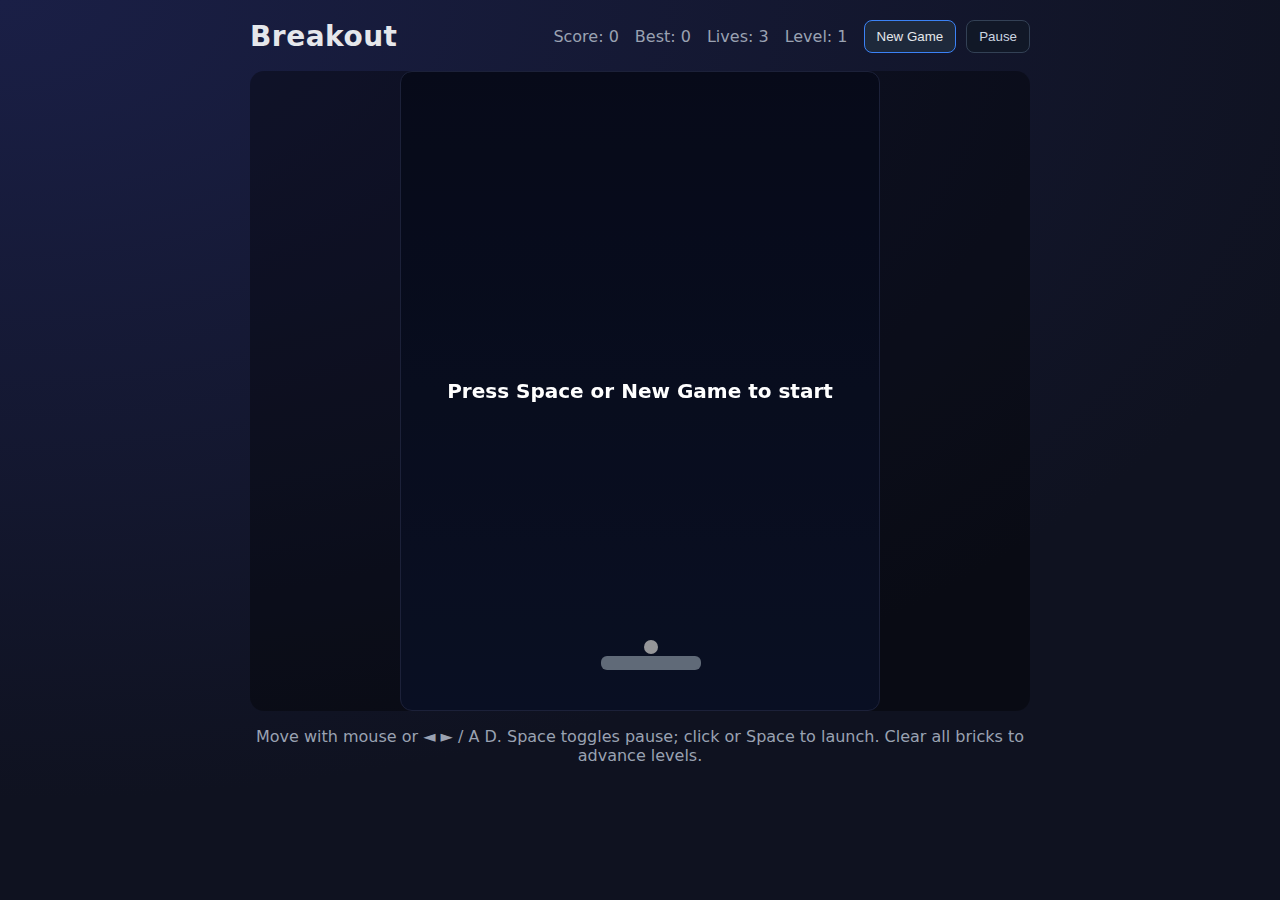
<file: breakout/index.html>
<!doctype html>
<html lang="en">
  <head>
    <meta charset="utf-8" />
    <meta name="viewport" content="width=device-width, initial-scale=1" />
    <title>Breakout</title>
    <link rel="stylesheet" href="style.css" />
  </head>
  <body>
    <main class="app">
      <header class="topbar">
        <h1>Breakout</h1>
        <div class="stats">
          <div>Score: <span id="score">0</span></div>
          <div>Best: <span id="best">0</span></div>
          <div>Lives: <span id="lives">3</span></div>
          <div>Level: <span id="level">1</span></div>
        </div>
        <div class="actions">
          <button id="newGameBtn" class="primary">New Game</button>
          <button id="pauseBtn" class="secondary">Pause</button>
        </div>
      </header>

      <section class="board-wrap">
        <canvas id="board" width="480" height="640" aria-label="Breakout game" role="img"></canvas>
        <div id="overlay" class="overlay" aria-live="polite"></div>
      </section>

      <footer class="help">
        <p>
          Move with mouse or ◄ ► / A D. Space toggles pause; click or Space to
          launch. Clear all bricks to advance levels.
        </p>
      </footer>
    </main>

    <script src="main.js"></script>
  </body>
  </html>
</file>
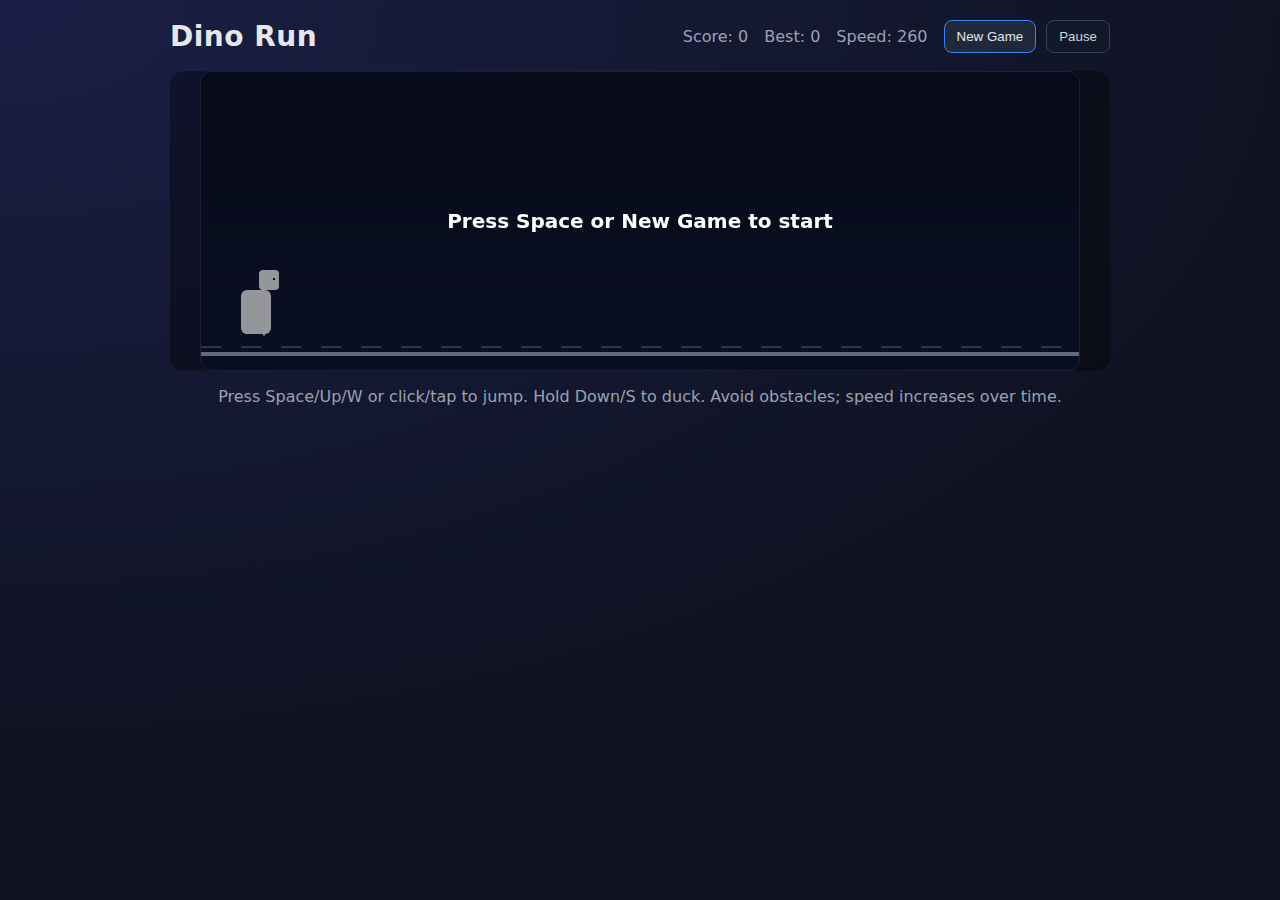
<file: dino/index.html>
<!doctype html>
<html lang="en">
  <head>
    <meta charset="utf-8" />
    <meta name="viewport" content="width=device-width, initial-scale=1" />
    <title>Dino Run</title>
    <link rel="stylesheet" href="style.css" />
  </head>
  <body>
    <main class="app">
      <header class="topbar">
        <h1>Dino Run</h1>
        <div class="stats">
          <div>Score: <span id="score">0</span></div>
          <div>Best: <span id="best">0</span></div>
          <div>Speed: <span id="speed">0</span></div>
        </div>
        <div class="actions">
          <button id="newGameBtn" class="primary">New Game</button>
          <button id="pauseBtn" class="secondary">Pause</button>
        </div>
      </header>

      <section class="board-wrap">
        <canvas id="board" width="720" height="240" aria-label="Dino runner" role="img"></canvas>
        <div id="overlay" class="overlay" aria-live="polite"></div>
      </section>

      <footer class="help">
        <p>
          Press Space/Up/W or click/tap to jump. Hold Down/S to duck. Avoid obstacles; speed increases over time.
        </p>
      </footer>
    </main>

    <script src="main.js"></script>
  </body>
  </html>
</file>
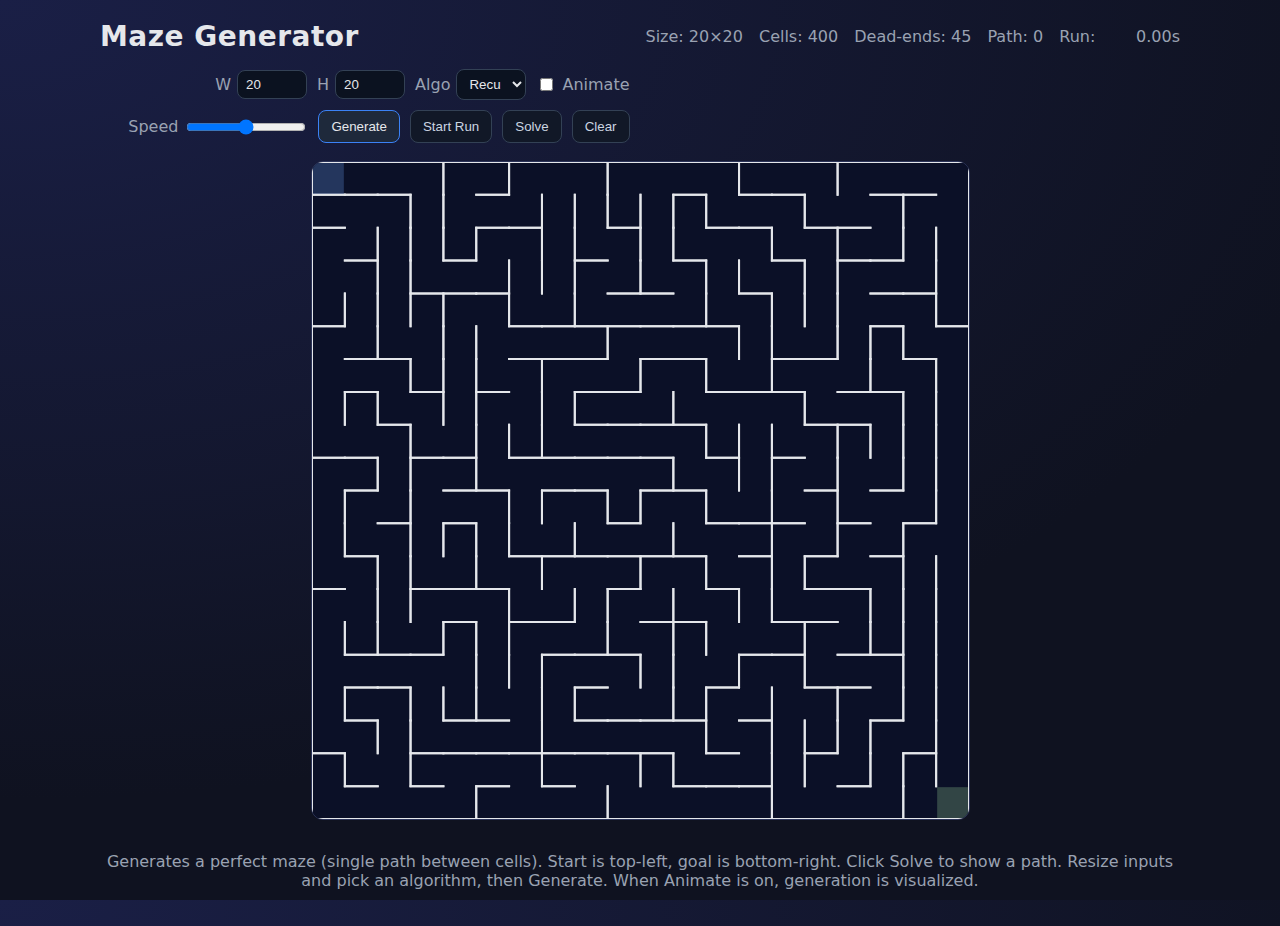
<file: maze/index.html>
<!doctype html>
<html lang="en">
  <head>
    <meta charset="utf-8" />
    <meta name="viewport" content="width=device-width, initial-scale=1" />
    <title>Maze Generator</title>
    <link rel="stylesheet" href="style.css" />
  </head>
  <body>
    <main class="app">
      <header class="topbar">
        <h1>Maze Generator</h1>
        <div class="stats">
          <div>Size: <span id="sizeStat">20×20</span></div>
          <div>Cells: <span id="cellsStat">400</span></div>
          <div>Dead‑ends: <span id="deadEndsStat">0</span></div>
          <div>Path: <span id="pathLenStat">0</span></div>
          <div>Run: <span id="runTime">0.00</span>s</div>
        </div>
        <div class="actions">
          <label class="ctrl"><span>W</span><input type="number" id="widthInp" value="20" min="5" max="200" /></label>
          <label class="ctrl"><span>H</span><input type="number" id="heightInp" value="20" min="5" max="200" /></label>
          <label class="ctrl">
            <span>Algo</span>
            <select id="algoSel">
              <option value="backtracker">Recursive Backtracker</option>
              <option value="prim">Prim’s (randomized)</option>
            </select>
          </label>
          <label class="ctrl"><input type="checkbox" id="animateChk" /> <span>Animate</span></label>
          <label class="ctrl"><span>Speed</span><input type="range" id="speedRange" min="1" max="60" value="30" /></label>
          <button id="genBtn" class="primary">Generate</button>
          <button id="startRunBtn" class="secondary">Start Run</button>
          <button id="solveBtn" class="secondary">Solve</button>
          <button id="clearBtn" class="secondary">Clear</button>
          <!-- <button id="downloadBtn" class="secondary">Download PNG</button> -->
        </div>
      </header>

      <section class="board-wrap">
        <canvas id="board" width="720" height="720" aria-label="Maze" role="img"></canvas>
        <div id="overlay" class="overlay hidden" aria-live="polite"></div>
      </section>

      <footer class="help">
        <p>
          Generates a perfect maze (single path between cells). Start is top‑left, goal is bottom‑right. Click Solve to show a path. Resize inputs and pick an algorithm, then Generate. When Animate is on, generation is visualized.
        </p>
      </footer>
    </main>

    <script src="main.js"></script>
  </body>
  </html>
</file>
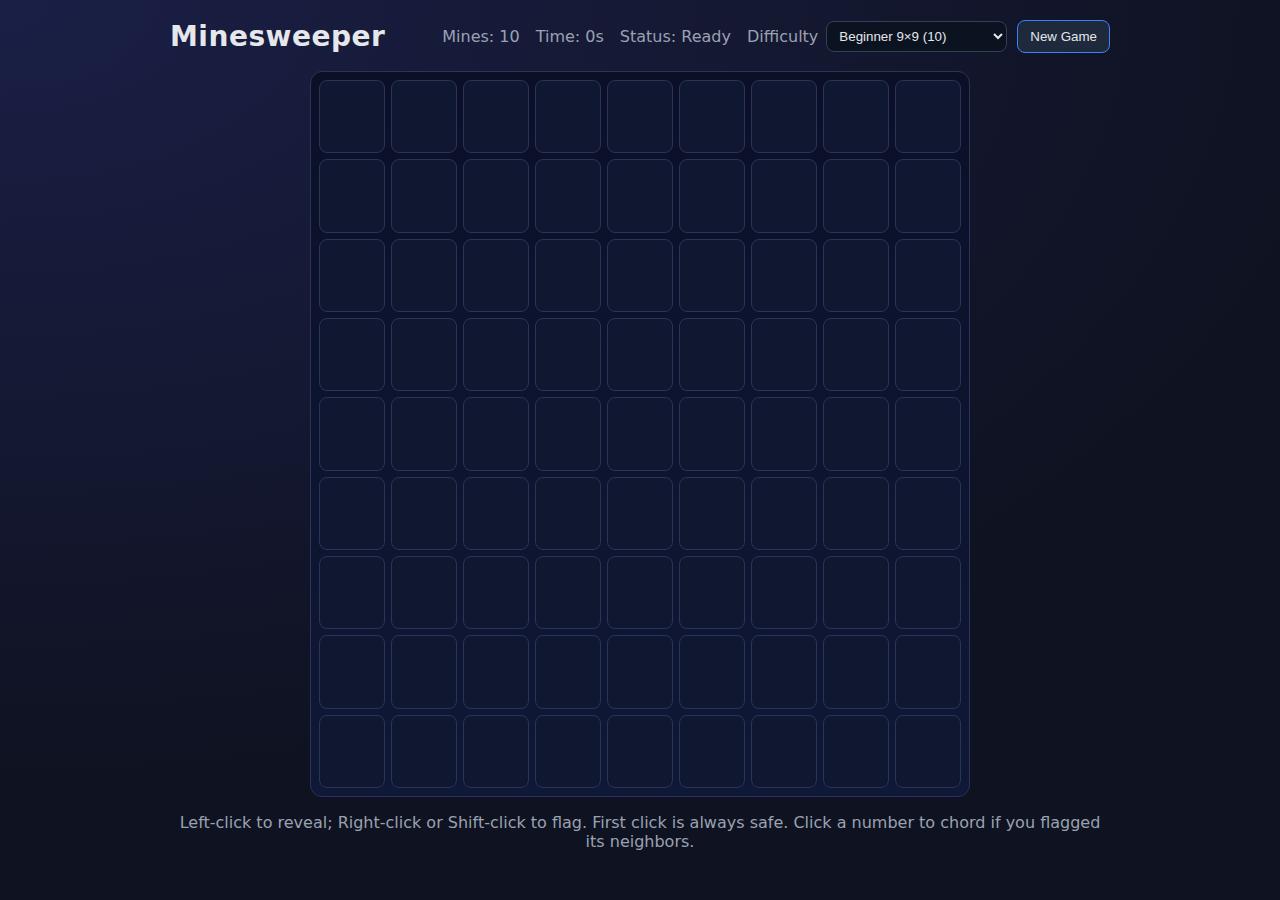
<file: minesweeper/index.html>
<!doctype html>
<html lang="en">
  <head>
    <meta charset="utf-8" />
    <meta name="viewport" content="width=device-width, initial-scale=1" />
    <title>Minesweeper</title>
    <link rel="stylesheet" href="style.css" />
  </head>
  <body>
    <main class="app">
      <header class="topbar">
        <h1>Minesweeper</h1>
        <div class="stats">
          <div>Mines: <span id="minesLeft">0</span></div>
          <div>Time: <span id="time">0</span>s</div>
          <div>Status: <span id="status">Ready</span></div>
        </div>
        <div class="actions">
          <label class="select">
            <span>Difficulty</span>
            <select id="difficulty">
              <option value="beginner">Beginner 9×9 (10)</option>
              <option value="intermediate">Intermediate 16×16 (40)</option>
              <option value="expert">Expert 30×16 (99)</option>
            </select>
          </label>
          <button id="newGameBtn" class="primary">New Game</button>
        </div>
      </header>

      <section class="board-wrap">
        <div id="board" class="board" role="grid" aria-label="Minesweeper board"></div>
        <div id="overlay" class="overlay hidden" aria-live="polite"></div>
      </section>

      <footer class="help">
        <p>
          Left‑click to reveal; Right‑click or Shift‑click to flag. First click is always safe. Click a number to chord if you flagged its neighbors.
        </p>
      </footer>
    </main>

    <script src="main.js"></script>
  </body>
  </html>
</file>
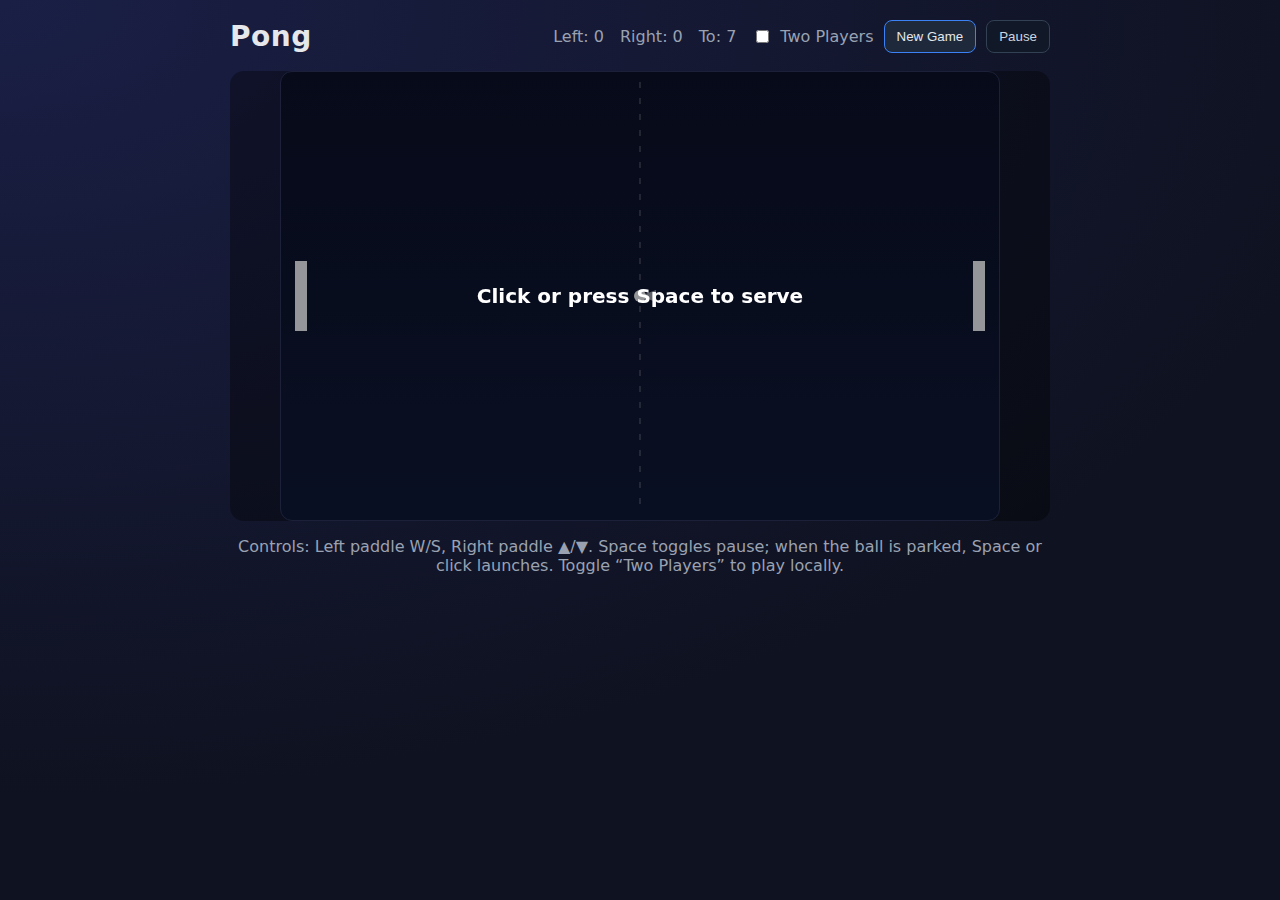
<file: pong/index.html>
<!doctype html>
<html lang="en">
  <head>
    <meta charset="utf-8" />
    <meta name="viewport" content="width=device-width, initial-scale=1" />
    <title>Pong</title>
    <link rel="stylesheet" href="style.css" />
  </head>
  <body>
    <main class="app">
      <header class="topbar">
        <h1>Pong</h1>
        <div class="stats">
          <div>Left: <span id="leftScore">0</span></div>
          <div>Right: <span id="rightScore">0</span></div>
          <div>To: <span id="playTo">7</span></div>
        </div>
        <div class="actions">
          <label class="toggle"><input type="checkbox" id="twoPlayer" /> <span>Two Players</span></label>
          <button id="newGameBtn" class="primary">New Game</button>
          <button id="pauseBtn" class="secondary">Pause</button>
        </div>
      </header>

      <section class="board-wrap">
        <canvas id="board" width="640" height="400" aria-label="Pong" role="img"></canvas>
        <div id="overlay" class="overlay hidden" aria-live="polite"></div>
      </section>

      <footer class="help">
        <p>
          Controls: Left paddle W/S, Right paddle ▲/▼. Space toggles pause; when the ball is parked, Space or click launches. Toggle “Two Players” to play locally.
        </p>
      </footer>
    </main>

    <script src="main.js"></script>
  </body>
  </html>
</file>
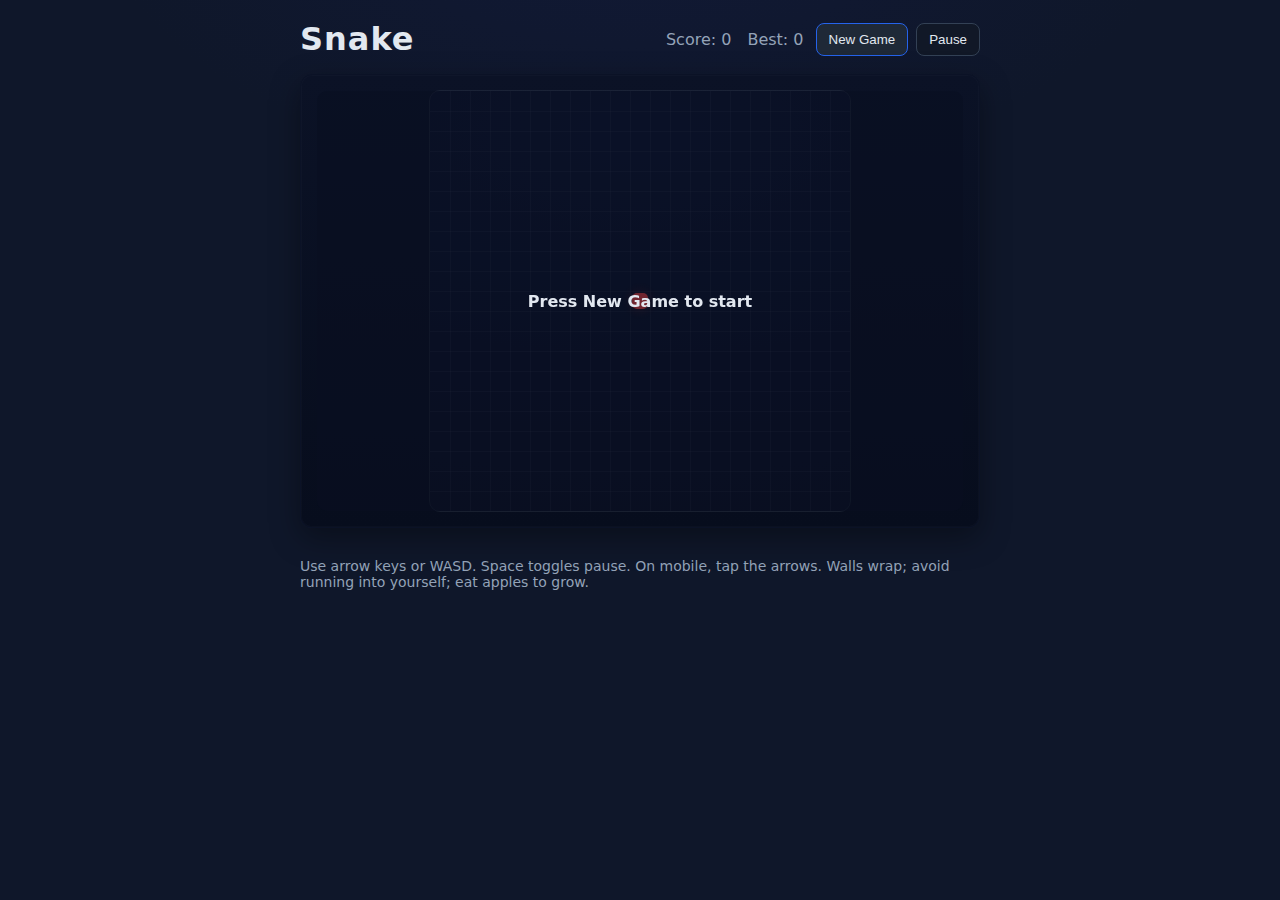
<file: snake/index.html>
<!doctype html>
<html lang="en">
  <head>
    <meta charset="utf-8" />
    <meta name="viewport" content="width=device-width, initial-scale=1" />
    <title>Snake</title>
    <link rel="stylesheet" href="style.css" />
  </head>
  <body>
    <main class="app">
      <header class="topbar">
        <h1>Snake</h1>
        <div class="stats">
          <div>Score: <span id="score">0</span></div>
          <div>Best: <span id="best">0</span></div>
        </div>
        <div class="actions">
          <button id="newGameBtn" class="primary">New Game</button>
          <button id="pauseBtn" class="secondary">Pause</button>
        </div>
      </header>

      <section class="board-wrap">
        <canvas id="board" width="420" height="420" aria-label="Snake game board" role="img"></canvas>
        <div id="overlay" class="overlay hidden" aria-live="polite"></div>
      </section>

      <section class="mobile-controls" aria-label="Mobile controls">
        <button class="control up" data-dir="up" aria-label="Move up">▲</button>
        <button class="control left" data-dir="left" aria-label="Move left">◄</button>
        <button class="control right" data-dir="right" aria-label="Move right">►</button>
        <button class="control down" data-dir="down" aria-label="Move down">▼</button>
      </section>

      <footer class="help">
        <p>
          Use arrow keys or WASD. Space toggles pause. On mobile, tap the
          arrows. Walls wrap; avoid running into yourself; eat apples to grow.
        </p>
      </footer>
    </main>

    <script src="main.js"></script>
  </body>
  </html>
</file>
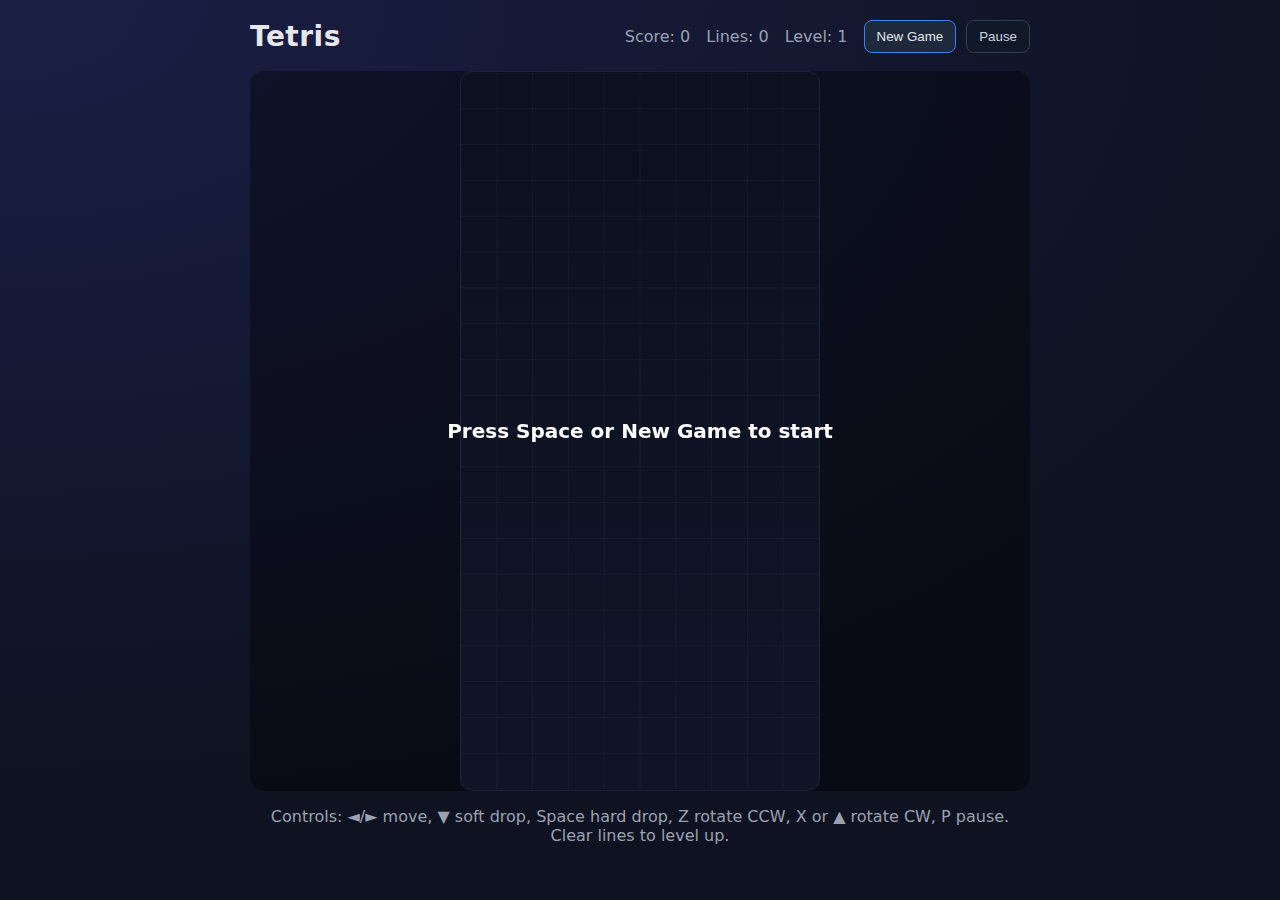
<file: tetris/index.html>
<!doctype html>
<html lang="en">
  <head>
    <meta charset="utf-8" />
    <meta name="viewport" content="width=device-width, initial-scale=1" />
    <title>Tetris</title>
    <link rel="stylesheet" href="style.css" />
  </head>
  <body>
    <main class="app">
      <header class="topbar">
        <h1>Tetris</h1>
        <div class="stats">
          <div>Score: <span id="score">0</span></div>
          <div>Lines: <span id="lines">0</span></div>
          <div>Level: <span id="level">1</span></div>
        </div>
        <div class="actions">
          <button id="newGameBtn" class="primary">New Game</button>
          <button id="pauseBtn" class="secondary">Pause</button>
        </div>
      </header>

      <section class="board-wrap">
        <canvas id="board" width="360" height="720" aria-label="Tetris" role="img"></canvas>
        <div id="overlay" class="overlay hidden" aria-live="polite"></div>
      </section>

      <footer class="help">
        <p>
          Controls: ◄/► move, ▼ soft drop, Space hard drop, Z rotate CCW, X or ▲ rotate CW, P pause. Clear lines to level up.
        </p>
      </footer>
    </main>

    <script src="main.js"></script>
  </body>
  </html>
</file>
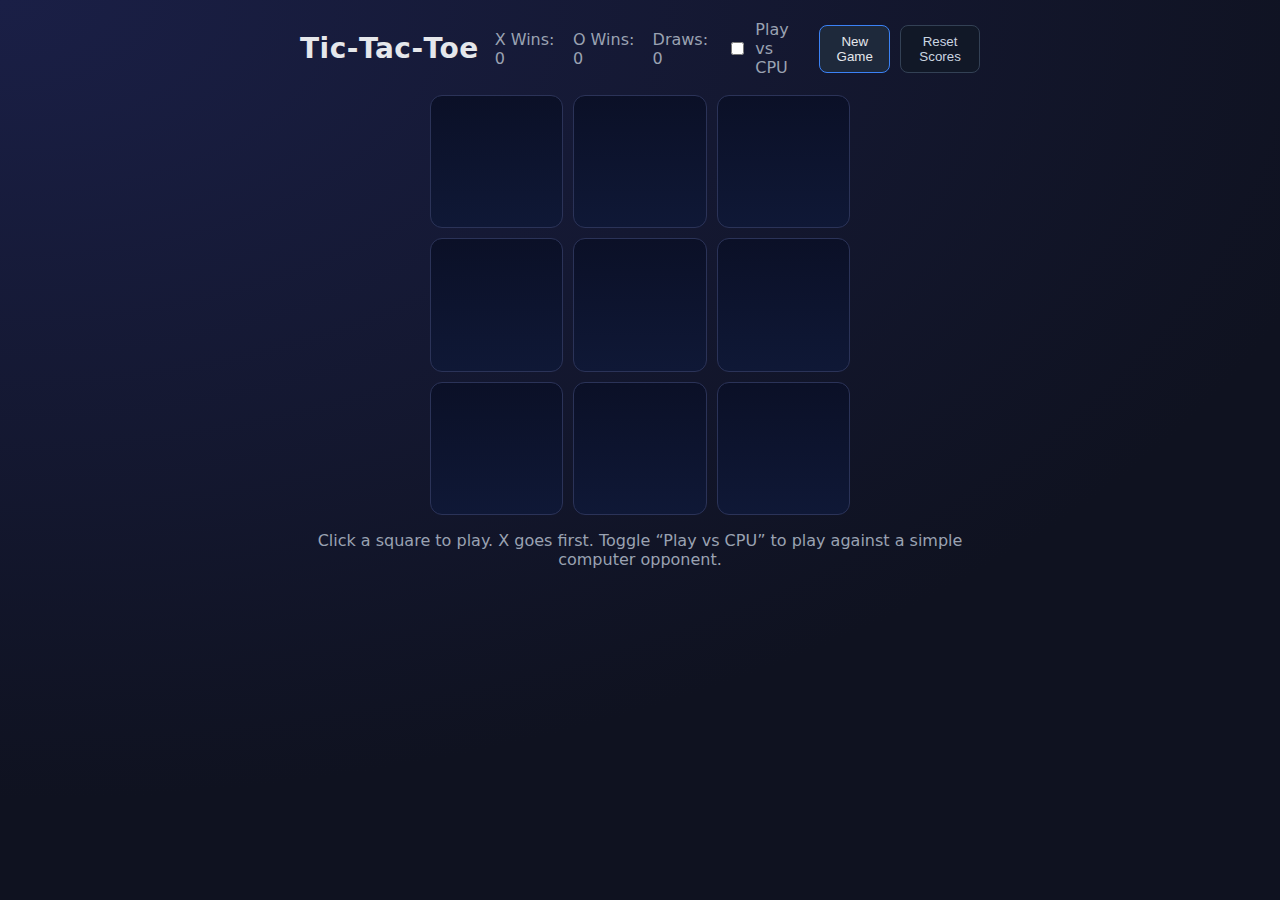
<file: tictactoe/index.html>
<!doctype html>
<html lang="en">
  <head>
    <meta charset="utf-8" />
    <meta name="viewport" content="width=device-width, initial-scale=1" />
    <title>Tic‑Tac‑Toe</title>
    <link rel="stylesheet" href="style.css" />
  </head>
  <body>
    <main class="app">
      <header class="topbar">
        <h1>Tic‑Tac‑Toe</h1>
        <div class="stats">
          <div>X Wins: <span id="xWins">0</span></div>
          <div>O Wins: <span id="oWins">0</span></div>
          <div>Draws: <span id="draws">0</span></div>
        </div>
        <div class="actions">
          <label class="toggle">
            <input type="checkbox" id="cpuToggle" />
            <span>Play vs CPU</span>
          </label>
          <button id="newGameBtn" class="primary">New Game</button>
          <button id="resetScoresBtn" class="secondary">Reset Scores</button>
        </div>
      </header>

      <section class="board-wrap">
        <div id="board" class="board" role="grid" aria-label="Tic‑Tac‑Toe board"></div>
        <div id="overlay" class="overlay hidden" aria-live="polite"></div>
      </section>

      <footer class="help">
        <p>
          Click a square to play. X goes first. Toggle “Play vs CPU” to play
          against a simple computer opponent.
        </p>
      </footer>
    </main>

    <script src="main.js"></script>
  </body>
  </html>
</file>
<file: breakout/style.css>
:root {
  --bg: #0f1220;
  --panel: #151936;
  --accent: #6ea8fe;
  --accent-2: #a6e3a1;
  --text: #e5e7eb;
  --muted: #9aa2b2;
}

* { box-sizing: border-box; }
html, body { height: 100%; }
body {
  margin: 0;
  font-family: system-ui, -apple-system, Segoe UI, Roboto, Ubuntu, Cantarell, Noto Sans, Helvetica, Arial, "Apple Color Emoji", "Segoe UI Emoji";
  color: var(--text);
  background: radial-gradient(1400px 800px at 0% 0%, #1a1f46, var(--bg));
}

.app { max-width: 820px; margin: 0 auto; padding: 20px; }

.topbar {
  display: grid;
  grid-template-columns: 1fr auto auto;
  gap: 16px;
  align-items: center;
}
.topbar h1 { margin: 0; font-size: 28px; letter-spacing: .5px; }
.stats { display: flex; gap: 16px; color: var(--muted); }
.actions { display: flex; gap: 10px; align-items: center; }

button {
  appearance: none;
  border: 1px solid #334155;
  color: var(--text);
  background: #111827;
  padding: 8px 12px;
  border-radius: 8px;
  cursor: pointer;
}
button.primary { border-color: #3b82f6; background: #1e293b; }
button.secondary { border-color: #334155; background: #111827; color: #cbd5e1; }
button:focus-visible { outline: 2px solid var(--accent); outline-offset: 2px; }

.board-wrap { margin-top: 18px; position: relative; }
#board {
  width: min(92vw, 480px);
  height: min(calc(92vw * 4 / 3), 640px);
  display: block;
  margin: 0 auto;
  background: linear-gradient(180deg, #0b1027, #0f1836);
  border: 1px solid #2b3358;
  border-radius: 12px;
}

.overlay {
  position: absolute;
  inset: 0;
  display: grid;
  place-items: center;
  color: #fff;
  font-size: 20px;
  font-weight: 600;
  background: rgba(0,0,0,.35);
  border-radius: 14px;
  pointer-events: none; /* allow clicks to reach the canvas */
}
.overlay.hidden { display: none; }

.help { margin-top: 16px; color: var(--muted); text-align: center; }

@media (max-width: 700px) {
  .topbar { grid-template-columns: 1fr; }
  .stats { justify-content: center; flex-wrap: wrap; }
  .actions { justify-content: center; flex-wrap: wrap; }
}
</file>
<file: dino/style.css>
:root {
  --bg: #0f1220;
  --panel: #151936;
  --text: #e5e7eb;
  --muted: #9aa2b2;
}

* { box-sizing: border-box; }
html, body { height: 100%; }
body {
  margin: 0;
  font-family: system-ui, -apple-system, Segoe UI, Roboto, Ubuntu, Cantarell, Noto Sans, Helvetica, Arial, "Apple Color Emoji", "Segoe UI Emoji";
  color: var(--text);
  background: radial-gradient(1400px 800px at 0% 0%, #1a1f46, var(--bg));
}

.app { max-width: 980px; margin: 0 auto; padding: 20px; }
.topbar { display: grid; grid-template-columns: 1fr auto auto; gap: 16px; align-items: center; }
.topbar h1 { margin: 0; font-size: 28px; letter-spacing: .5px; }
.stats { display: flex; gap: 16px; color: var(--muted); }
.actions { display: flex; gap: 10px; align-items: center; }
button { appearance: none; border: 1px solid #334155; color: var(--text); background: #111827; padding: 8px 12px; border-radius: 8px; cursor: pointer; }
button.primary { border-color: #3b82f6; background: #1e293b; }
button.secondary { border-color: #334155; background: #111827; color: #cbd5e1; }
button:focus-visible { outline: 2px solid #6ea8fe; outline-offset: 2px; }

.board-wrap { margin-top: 18px; position: relative; }
#board {
  width: min(96vw, 880px);
  height: min(calc(96vw / 3), 300px);
  display: block; margin: 0 auto;
  background: linear-gradient(180deg, #0b1027, #0f1836);
  border: 1px solid #2b3358; border-radius: 12px;
}

.overlay { position: absolute; inset: 0; display: grid; place-items: center; color: #fff; font-size: 20px; font-weight: 600; background: rgba(0,0,0,.35); border-radius: 14px; pointer-events: none; }
.overlay.hidden { display: none; }

.help { margin-top: 16px; color: var(--muted); text-align: center; }

@media (max-width: 700px) { .topbar { grid-template-columns: 1fr; } .stats { justify-content: center; flex-wrap: wrap; } .actions { justify-content: center; flex-wrap: wrap; } }
</file>
<file: maze/style.css>
:root {
  --bg: #0f1220;
  --panel: #151936;
  --text: #e5e7eb;
  --muted: #9aa2b2;
  --accent: #6ea8fe;
}

* { box-sizing: border-box; }
html, body { height: 100%; }
body {
  margin: 0;
  font-family: system-ui, -apple-system, Segoe UI, Roboto, Ubuntu, Cantarell, Noto Sans, Helvetica, Arial, "Apple Color Emoji", "Segoe UI Emoji";
  color: var(--text);
  background: radial-gradient(1400px 800px at 0% 0%, #1a1f46, var(--bg));
}

.app { max-width: 1120px; margin: 0 auto; padding: 20px; min-height: 100vh; display: flex; flex-direction: column; }
.topbar { display: grid; grid-template-columns: 1fr auto; gap: 16px; align-items: center; }
.topbar h1 { margin: 0; font-size: 28px; letter-spacing: .5px; }
.stats { display: flex; gap: 16px; color: var(--muted); flex-wrap: wrap; align-items: center; }
.stats #runTime { font-variant-numeric: tabular-nums; display: inline-block; min-width: 7ch; text-align: right; }
.actions { display: flex; gap: 10px; align-items: center; flex-wrap: wrap; justify-content: flex-end; }
.ctrl { display: inline-flex; gap: 6px; align-items: center; color: var(--muted); }
input[type="number"], select { background: #0b1220; border: 1px solid #334155; color: var(--text); padding: 6px 8px; border-radius: 8px; width: 70px; }
input[type="range"] { width: 120px; }
button { appearance: none; border: 1px solid #334155; color: var(--text); background: #111827; padding: 8px 12px; border-radius: 8px; cursor: pointer; }
button.primary { border-color: #3b82f6; background: #1e293b; }
button.secondary { border-color: #334155; background: #111827; color: #cbd5e1; }
button:focus-visible, input:focus-visible, select:focus-visible { outline: 2px solid var(--accent); outline-offset: 2px; }

.board-wrap { margin-top: 18px; position: relative; flex: 1; display: flex; align-items: center; justify-content: center; }
#board { width: 100%; height: auto; display: block; background: #0b1027; border: 1px solid #2b3358; border-radius: 12px; }
.overlay { position: absolute; inset: 0; display: grid; place-items: center; color: #fff; font-size: 20px; font-weight: 600; background: rgba(0,0,0,.35); border-radius: 14px; pointer-events: none; }
.overlay.hidden { display: none; }

.help { margin-top: 16px; color: var(--muted); text-align: center; }

@media (max-width: 900px) { .topbar { grid-template-columns: 1fr; } .actions { justify-content: center; } }
</file>
<file: minesweeper/style.css>
:root {
  --bg: #0f1220;
  --panel: #151936;
  --text: #e5e7eb;
  --muted: #9aa2b2;
  --accent: #6ea8fe;
  --danger: #ef4444;
}

* { box-sizing: border-box; }
html, body { height: 100%; }
body {
  margin: 0;
  font-family: system-ui, -apple-system, Segoe UI, Roboto, Ubuntu, Cantarell, Noto Sans, Helvetica, Arial, "Apple Color Emoji", "Segoe UI Emoji";
  color: var(--text);
  background: radial-gradient(1400px 800px at 0% 0%, #1a1f46, var(--bg));
}

.app { max-width: 980px; margin: 0 auto; padding: 20px; }
.topbar { display: grid; grid-template-columns: 1fr auto auto; gap: 16px; align-items: center; }
.topbar h1 { margin: 0; font-size: 28px; letter-spacing: .5px; }
.stats { display: flex; gap: 16px; color: var(--muted); }
.actions { display: flex; gap: 10px; align-items: center; }
.select { display: inline-flex; gap: 8px; align-items: center; color: var(--muted); }

button { appearance: none; border: 1px solid #334155; color: var(--text); background: #111827; padding: 8px 12px; border-radius: 8px; cursor: pointer; }
button.primary { border-color: #3b82f6; background: #1e293b; }
button:focus-visible, select:focus-visible { outline: 2px solid var(--accent); outline-offset: 2px; }
select { background: #0b1220; border: 1px solid #334155; color: var(--text); padding: 6px 8px; border-radius: 8px; }

.board-wrap { margin-top: 18px; position: relative; }
.board {
  --cols: 9; --rows: 9; --size: min(92vw, 660px);
  width: var(--size); height: auto;
  margin: 0 auto; display: grid;
  grid-template-columns: repeat(var(--cols), 1fr);
  grid-auto-rows: calc(var(--size) / var(--cols));
  gap: 6px; padding: 8px;
  background: linear-gradient(180deg, #0b1027, #0f1836);
  border: 1px solid #2b3358; border-radius: 12px;
}

.cell {
  display: grid; place-items: center;
  height: calc(var(--size) / var(--cols));
  background: #0f1830; border: 1px solid #2b3358; border-radius: 8px;
  font-weight: 700; font-size: clamp(14px, 2.6vw, 22px);
  color: #cbd5e1;
  cursor: pointer; user-select: none;
  transition: transform 100ms ease, background 120ms ease, border-color 120ms ease;
}
.cell:hover { transform: translateY(-1px); border-color: #3b82f6; }
.cell.revealed { background: #0b1225; border-color: #324066; cursor: default; }
.cell.mine { background: #3a0d17; border-color: #7f1d1d; color: #fecaca; }
.cell.flag { color: #fca5a5; }
.cell.wrong { background: #3b0d0d; color: #f87171; }

.n1 { color: #60a5fa; }
.n2 { color: #22c55e; }
.n3 { color: #ef4444; }
.n4 { color: #a78bfa; }
.n5 { color: #f59e0b; }
.n6 { color: #14b8a6; }
.n7 { color: #e5e7eb; }
.n8 { color: #9ca3af; }

.overlay { position: absolute; inset: 0; display: grid; place-items: center; color: #fff; font-size: 20px; font-weight: 600; background: rgba(0,0,0,.35); border-radius: 14px; pointer-events: none; }
.overlay.hidden { display: none; }

.help { margin-top: 16px; color: var(--muted); text-align: center; }

@media (max-width: 700px) { .topbar { grid-template-columns: 1fr; } .stats { justify-content: center; flex-wrap: wrap; } .actions { justify-content: center; flex-wrap: wrap; } }
</file>
<file: pong/style.css>
:root {
  --bg: #0f1220;
  --panel: #151936;
  --accent: #6ea8fe;
  --text: #e5e7eb;
  --muted: #9aa2b2;
}

* { box-sizing: border-box; }
html, body { height: 100%; }
body {
  margin: 0;
  font-family: system-ui, -apple-system, Segoe UI, Roboto, Ubuntu, Cantarell, Noto Sans, Helvetica, Arial, "Apple Color Emoji", "Segoe UI Emoji";
  color: var(--text);
  background: radial-gradient(1400px 800px at 0% 0%, #1a1f46, var(--bg));
}

.app { max-width: 860px; margin: 0 auto; padding: 20px; }

.topbar { display: grid; grid-template-columns: 1fr auto auto; gap: 16px; align-items: center; }
.topbar h1 { margin: 0; font-size: 28px; letter-spacing: .5px; }
.stats { display: flex; gap: 16px; color: var(--muted); }
.actions { display: flex; gap: 10px; align-items: center; }
.toggle { display: inline-flex; gap: 8px; align-items: center; color: var(--muted); }

button { appearance: none; border: 1px solid #334155; color: var(--text); background: #111827; padding: 8px 12px; border-radius: 8px; cursor: pointer; }
button.primary { border-color: #3b82f6; background: #1e293b; }
button.secondary { border-color: #334155; background: #111827; color: #cbd5e1; }
button:focus-visible { outline: 2px solid var(--accent); outline-offset: 2px; }

.board-wrap { margin-top: 18px; position: relative; }
#board {
  width: min(96vw, 720px);
  height: min(calc(96vw * 5 / 8), 450px);
  display: block; margin: 0 auto;
  background: linear-gradient(180deg, #0b1027, #0f1836);
  border: 1px solid #2b3358; border-radius: 12px;
}

.overlay { position: absolute; inset: 0; display: grid; place-items: center; color: #fff; font-size: 20px; font-weight: 600; background: rgba(0,0,0,.35); border-radius: 14px; pointer-events: none; }
.overlay.hidden { display: none; }

.help { margin-top: 16px; color: var(--muted); text-align: center; }

@media (max-width: 700px) { .topbar { grid-template-columns: 1fr; } .stats { justify-content: center; flex-wrap: wrap; } .actions { justify-content: center; flex-wrap: wrap; } }
</file>
<file: snake/style.css>
:root {
  --bg: #0f172a;         /* slate-900 */
  --panel: #0b1226;      /* slightly lighter bg */
  --text: #e2e8f0;       /* slate-200 */
  --muted: #94a3b8;      /* slate-400 */
  --accent: #22c55e;     /* green-500 */
  --accent-2: #ef4444;   /* red-500 */
  --accent-3: #38bdf8;   /* sky-400 */
  --grid: rgba(148, 163, 184, 0.08);
  --btn-bg: #111827;     /* gray-900 */
  --btn-border: #1f2937; /* gray-800 */
}

* { box-sizing: border-box; }

html, body { height: 100%; }
body {
  margin: 0;
  font-family: system-ui, -apple-system, Segoe UI, Roboto, Ubuntu, Cantarell, Noto Sans, Arial, "Apple Color Emoji", "Segoe UI Emoji";
  color: var(--text);
  background: radial-gradient(1200px 600px at 50% -10%, #111936 0%, var(--bg) 45%);
}

.app {
  max-width: 720px;
  margin: 0 auto;
  padding: 20px;
  display: grid;
  gap: 16px;
}

.topbar {
  display: grid;
  grid-template-columns: 1fr auto auto;
  gap: 12px;
  align-items: center;
}
.topbar h1 {
  margin: 0;
  letter-spacing: 1px;
  font-weight: 700;
}
.stats { display: flex; gap: 16px; color: var(--muted); }

.actions { display: flex; gap: 8px; }
button {
  appearance: none;
  border: 1px solid var(--btn-border);
  background: var(--btn-bg);
  color: var(--text);
  padding: 8px 12px;
  border-radius: 8px;
  cursor: pointer;
}
button.primary { border-color: #2563eb; background: #1f2937; }
button.secondary { border-color: #334155; }
button:active { transform: translateY(1px); }

.board-wrap {
  position: relative;
  display: grid;
  place-items: center;
  padding: 16px;
  background: linear-gradient(180deg, #0b1226, #070d1d);
  border: 1px solid #0b1226;
  border-radius: 12px;
  box-shadow: 0 10px 30px rgba(0,0,0,0.35), inset 0 0 0 1px rgba(255,255,255,0.02);
}

canvas#board {
  width: min(92vw, 420px);
  height: min(92vw, 420px);
  border-radius: 10px;
  background: radial-gradient(900px 450px at 50% 10%, #0d1530 0%, #0a1127 50%, #090f21 100%);
  outline: 1px solid rgba(148, 163, 184, 0.12);
}

.overlay {
  position: absolute;
  inset: 16px;
  display: grid;
  place-items: center;
  color: var(--text);
  background: rgba(9, 15, 33, 0.55);
  border-radius: 10px;
  text-align: center;
  padding: 12px;
  font-weight: 600;
}
.overlay.hidden { display: none; }

.mobile-controls {
  display: grid;
  grid-template-columns: 64px 64px 64px;
  grid-template-rows: 64px 64px 64px;
  gap: 10px;
  justify-content: center;
  align-content: center;
  margin-top: 6px;
}
.mobile-controls .control {
  display: grid;
  place-items: center;
  font-size: 20px;
  background: #0b1226;
}
.mobile-controls .up { grid-column: 2; grid-row: 1; }
.mobile-controls .left { grid-column: 1; grid-row: 2; }
.mobile-controls .right { grid-column: 3; grid-row: 2; }
.mobile-controls .down { grid-column: 2; grid-row: 3; }

.help { color: var(--muted); font-size: 14px; }

@media (min-width: 560px) {
  .mobile-controls { display: none; }
}
</file>
<file: tetris/style.css>
:root {
  --bg: #0f1220;
  --panel: #151936;
  --text: #e5e7eb;
  --muted: #9aa2b2;
}

* { box-sizing: border-box; }
html, body { height: 100%; }
body {
  margin: 0;
  font-family: system-ui, -apple-system, Segoe UI, Roboto, Ubuntu, Cantarell, Noto Sans, Helvetica, Arial, "Apple Color Emoji", "Segoe UI Emoji";
  color: var(--text);
  background: radial-gradient(1400px 800px at 0% 0%, #1a1f46, var(--bg));
}

.app { max-width: 820px; margin: 0 auto; padding: 20px; }

.topbar { display: grid; grid-template-columns: 1fr auto auto; gap: 16px; align-items: center; }
.topbar h1 { margin: 0; font-size: 28px; letter-spacing: .5px; }
.stats { display: flex; gap: 16px; color: var(--muted); }
.actions { display: flex; gap: 10px; align-items: center; }

button { appearance: none; border: 1px solid #334155; color: var(--text); background: #111827; padding: 8px 12px; border-radius: 8px; cursor: pointer; }
button.primary { border-color: #3b82f6; background: #1e293b; }
button.secondary { border-color: #334155; background: #111827; color: #cbd5e1; }
button:focus-visible { outline: 2px solid #6ea8fe; outline-offset: 2px; }

.board-wrap { margin-top: 18px; position: relative; }
#board {
  width: min(92vw, 360px);
  height: min(calc(92vw * 2), 720px);
  display: block; margin: 0 auto;
  background: linear-gradient(180deg, #0b1027, #0f1836);
  border: 1px solid #2b3358; border-radius: 12px;
}

.overlay { position: absolute; inset: 0; display: grid; place-items: center; color: #fff; font-size: 20px; font-weight: 600; background: rgba(0,0,0,.35); border-radius: 14px; pointer-events: none; }
.overlay.hidden { display: none; }

.help { margin-top: 16px; color: var(--muted); text-align: center; }

@media (max-width: 700px) { .topbar { grid-template-columns: 1fr; } .stats { justify-content: center; flex-wrap: wrap; } .actions { justify-content: center; flex-wrap: wrap; } }
</file>
<file: tictactoe/style.css>
:root {
  --bg: #0f1220;
  --panel: #151936;
  --accent: #6ea8fe;
  --accent-2: #a6e3a1;
  --text: #e5e7eb;
  --muted: #9aa2b2;
  --danger: #f87171;
}

* { box-sizing: border-box; }
html, body { height: 100%; }
body {
  margin: 0;
  font-family: system-ui, -apple-system, Segoe UI, Roboto, Ubuntu, Cantarell, Noto Sans, Helvetica, Arial, "Apple Color Emoji", "Segoe UI Emoji";
  color: var(--text);
  background: radial-gradient(1400px 800px at 0% 0%, #1a1f46, var(--bg));
}

.app {
  max-width: 720px;
  margin: 0 auto;
  padding: 20px;
}

.topbar {
  display: grid;
  grid-template-columns: 1fr auto auto;
  gap: 16px;
  align-items: center;
}
.topbar h1 { margin: 0; font-size: 28px; letter-spacing: .5px; }
.stats { display: flex; gap: 16px; color: var(--muted); }
.actions { display: flex; gap: 10px; align-items: center; }
.toggle { display: inline-flex; gap: 8px; align-items: center; color: var(--muted); }

button {
  appearance: none;
  border: 1px solid transparent;
  color: var(--text);
  background: var(--panel);
  padding: 8px 12px;
  border-radius: 8px;
  cursor: pointer;
}
button.primary { border-color: #3b82f6; background: #1e293b; }
button.secondary { border-color: #334155; background: #111827; color: #cbd5e1; }
button:focus-visible { outline: 2px solid var(--accent); outline-offset: 2px; }

.board-wrap { margin-top: 18px; position: relative; }
.board {
  --size: min(88vw, 420px);
  width: var(--size);
  height: var(--size);
  margin: 0 auto;
  display: grid;
  grid-template-columns: repeat(3, 1fr);
  grid-template-rows: repeat(3, 1fr);
  gap: 10px;
}

.cell {
  display: grid;
  place-items: center;
  font-size: 48px;
  background: linear-gradient(180deg, #0b1027, #0f1836);
  border: 1px solid #2b3358;
  border-radius: 12px;
  color: var(--text);
  transition: transform 120ms ease, background 120ms ease, border-color 120ms ease;
}
.cell:hover { transform: translateY(-1px); border-color: #3b82f6; }
.cell.win { background: linear-gradient(180deg, #10301c, #143421); border-color: #22c55e; color: var(--accent-2); }
.cell.blocked { opacity: .6; cursor: not-allowed; }

.overlay {
  position: absolute;
  inset: 0;
  display: grid;
  place-items: center;
  color: #fff;
  font-size: 20px;
  font-weight: 600;
  background: rgba(0,0,0,.35);
  border-radius: 14px;
}
.overlay.hidden { display: none; }

.help { margin-top: 16px; color: var(--muted); text-align: center; }

@media (max-width: 600px) {
  .topbar { grid-template-columns: 1fr; }
  .stats { justify-content: center; flex-wrap: wrap; }
  .actions { justify-content: center; flex-wrap: wrap; }
}
</file>
